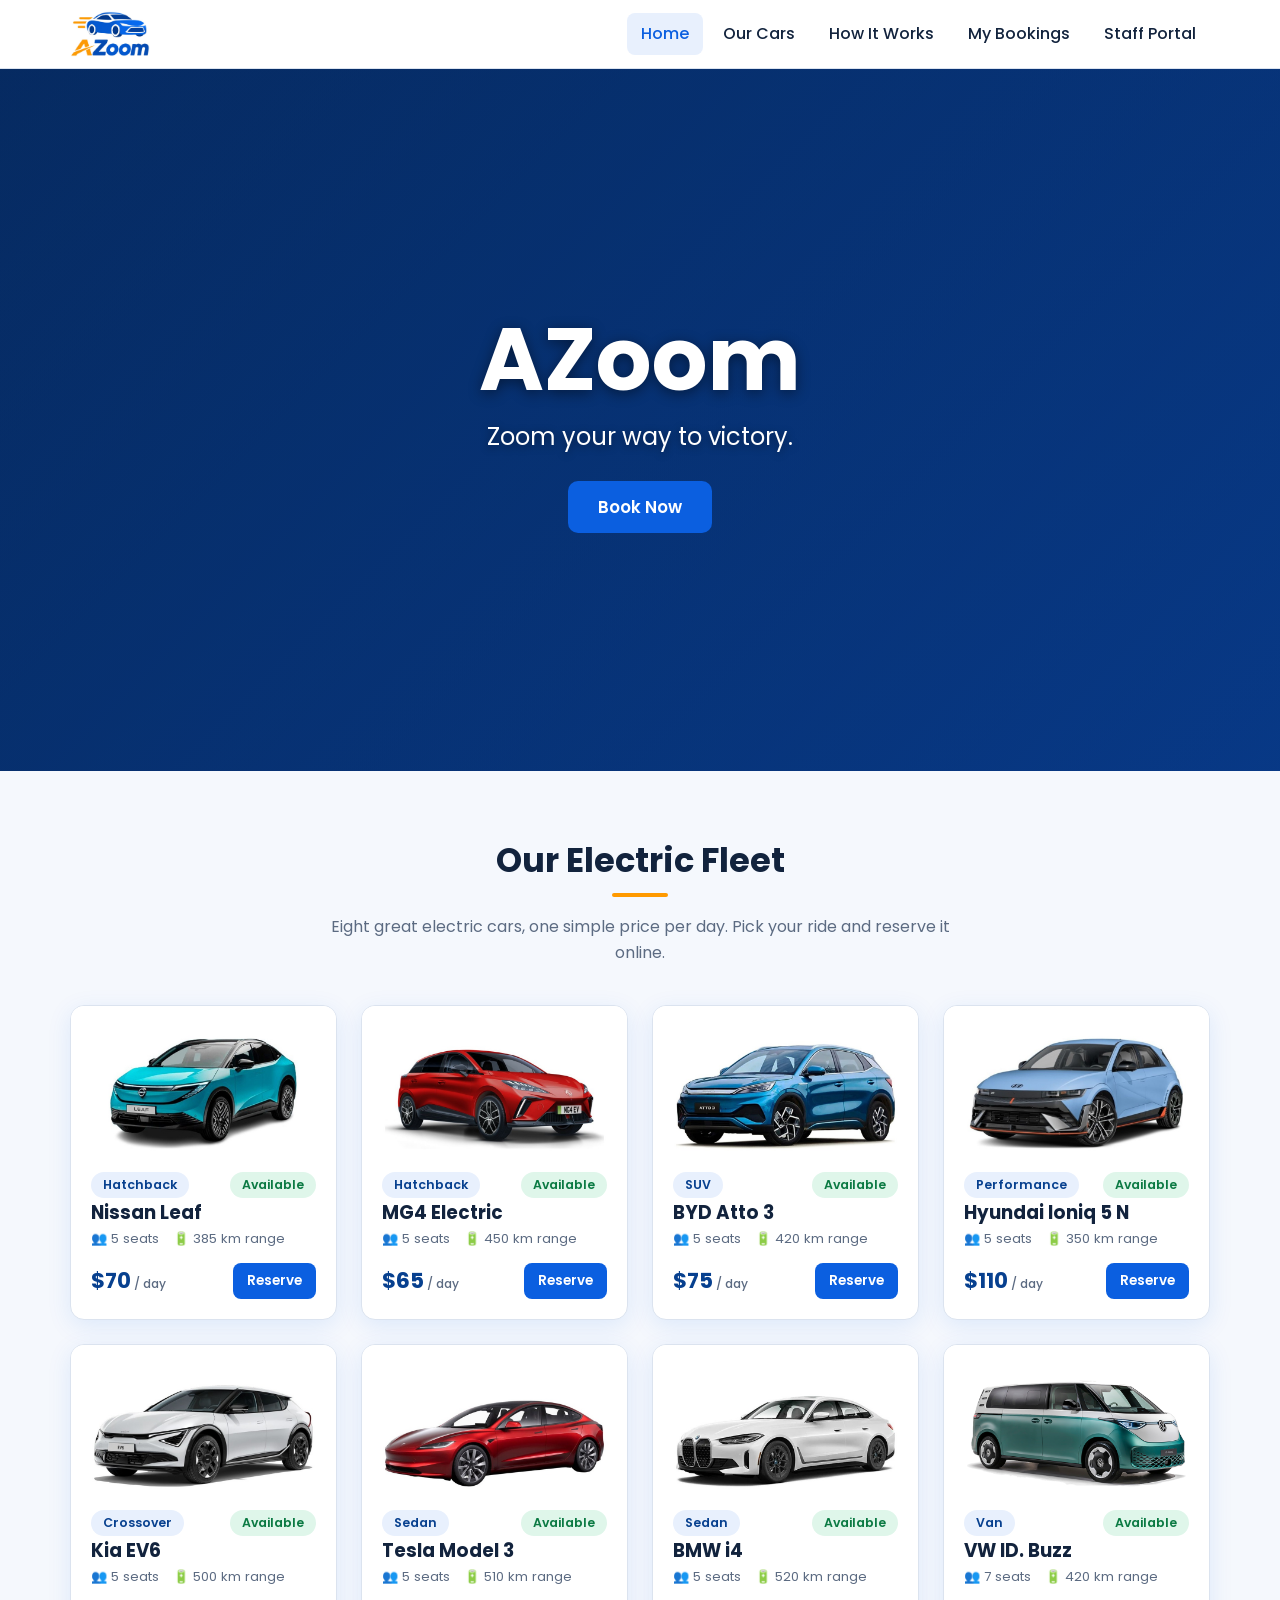
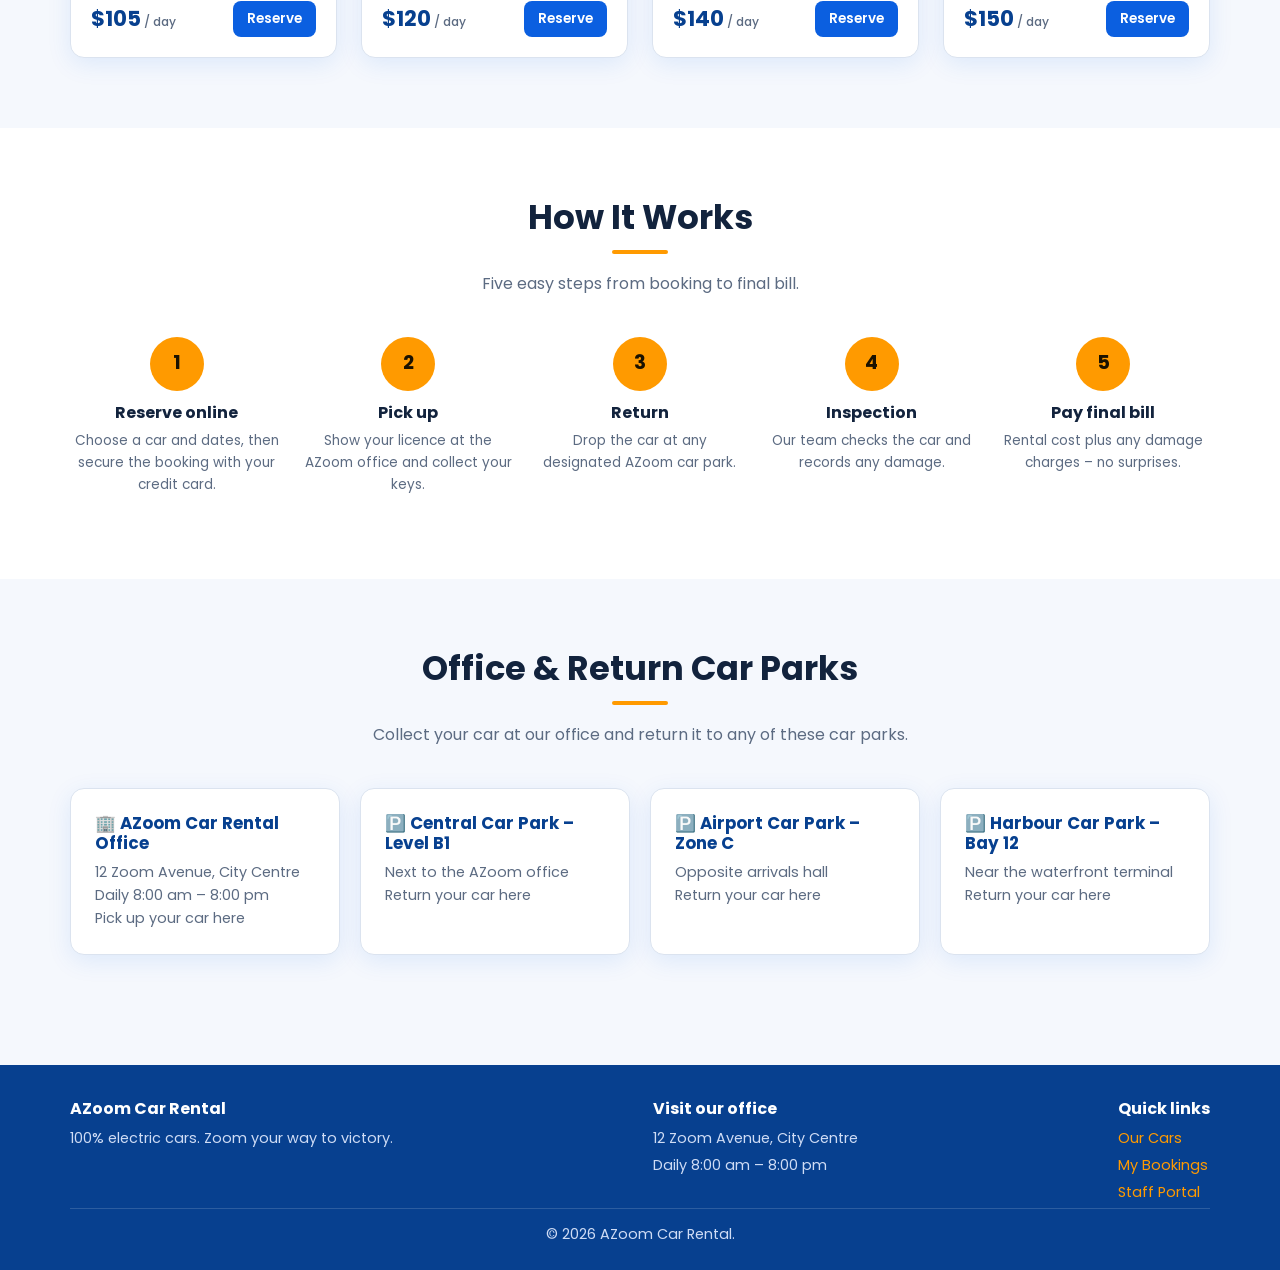
<file: index.html>
<!DOCTYPE html>
<html lang="en">
<head>
  <meta charset="UTF-8">
  <meta name="viewport" content="width=device-width, initial-scale=1">
  <title>AZoom Car Rental – Electric cars to hire</title>
  <meta name="description" content="Reserve an electric rental car online with AZoom.">
  <link rel="icon" href="img/logo.png">
  <link rel="preconnect" href="https://fonts.googleapis.com">
  <link rel="preconnect" href="https://fonts.gstatic.com" crossorigin>
  <link href="https://fonts.googleapis.com/css2?family=Poppins:wght@400;500;600;700&display=swap" rel="stylesheet">
  <link rel="stylesheet" href="css/base.css">
  <link rel="stylesheet" href="css/components.css">
  <link rel="stylesheet" href="css/pages.css">
</head><body>
  <header class="site-header">
    <nav class="container nav" aria-label="Main navigation">
      <a class="logo" href="index.html"><img src="img/logo.png" alt="AZoom Car Rental logo"></a>
      <button class="nav-toggle" id="navToggle" aria-label="Toggle menu" aria-expanded="false">&#9776;</button>
      <ul class="nav-links" id="navLinks">
        <li><a href="index.html" class="active">Home</a></li>
        <li><a href="index.html#fleet">Our Cars</a></li>
        <li><a href="index.html#how">How It Works</a></li>
        <li><a href="account.html" id="accountLink">My Bookings</a></li>
        <li><a href="staff.html">Staff Portal</a></li>
      </ul>
    </nav>
  </header>

  <main>
    <section class="hero" aria-label="Welcome">
      <div class="hero-content container">
        <h1>AZoom</h1>
        <p>Zoom your way to victory.</p>
        <a class="btn" href="#fleet">Book Now</a>
      </div>
    </section>

    <section class="section" id="fleet">
      <div class="container">
        <div class="section-head reveal">
          <h2>Our Electric Fleet</h2>
          <p>Eight great electric cars, one simple price per day. Pick your ride and reserve it online.</p>
        </div>
        <div class="fleet-grid" id="fleetGrid"></div>
      </div>
    </section>

    <section class="section" id="how" style="background:#fff">
      <div class="container">
        <div class="section-head reveal">
          <h2>How It Works</h2>
          <p>Five easy steps from booking to final bill.</p>
        </div>
        <div class="steps">
          <div class="step reveal"><div class="num">1</div><h3>Reserve online</h3><p>Choose a car and dates, then secure the booking with your credit card.</p></div>
          <div class="step reveal"><div class="num">2</div><h3>Pick up</h3><p>Show your licence at the AZoom office and collect your keys.</p></div>
          <div class="step reveal"><div class="num">3</div><h3>Return</h3><p>Drop the car at any designated AZoom car park.</p></div>
          <div class="step reveal"><div class="num">4</div><h3>Inspection</h3><p>Our team checks the car and records any damage.</p></div>
          <div class="step reveal"><div class="num">5</div><h3>Pay final bill</h3><p>Rental cost plus any damage charges – no surprises.</p></div>
        </div>
      </div>
    </section>

    <section class="section" id="locations">
      <div class="container">
        <div class="section-head reveal">
          <h2>Office &amp; Return Car Parks</h2>
          <p>Collect your car at our office and return it to any of these car parks.</p>
        </div>
        <div class="loc-grid" id="locGrid"></div>
      </div>
    </section>
  </main>

  <footer class="site-footer">
    <div class="container">
      <div class="footer-grid">
        <div>
          <h3>AZoom Car Rental</h3>
          <p>100% electric cars. Zoom your way to victory.</p>
        </div>
        <div>
          <h3>Visit our office</h3>
          <p>12 Zoom Avenue, City Centre</p>
          <p>Daily 8:00 am – 8:00 pm</p>
        </div>
        <div>
          <h3>Quick links</h3>
          <p><a href="index.html#fleet">Our Cars</a></p>
          <p><a href="account.html">My Bookings</a></p>
          <p><a href="staff.html">Staff Portal</a></p>
        </div>
      </div>
      <p class="copyright">© 2026 AZoom Car Rental.</p>
    </div>
  </footer>
  <script src="js/data.js"></script>
  <script src="js/store.js"></script>
  <script src="js/ui.js"></script>
  <script src="js/index.js"></script>
</body>
</html>
</file>
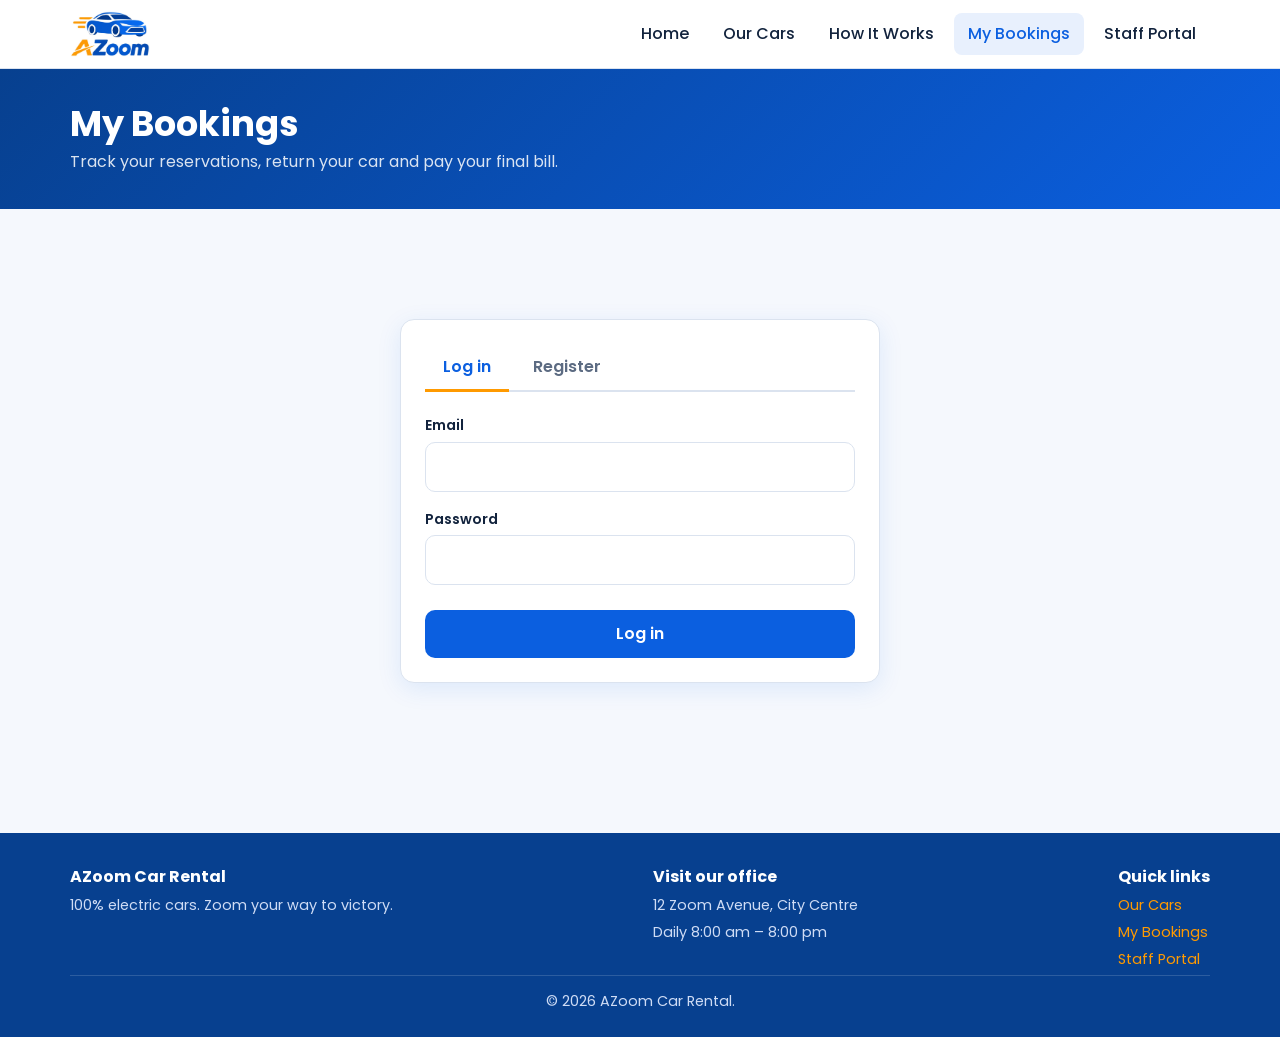
<file: account.html>
<!DOCTYPE html>
<html lang="en">
<head>
  <meta charset="UTF-8">
  <meta name="viewport" content="width=device-width, initial-scale=1">
  <title>My Bookings – AZoom Car Rental</title>
  <meta name="description" content="Manage your AZoom reservations, returns and payments.">
  <link rel="icon" href="img/logo.png">
  <link rel="preconnect" href="https://fonts.googleapis.com">
  <link rel="preconnect" href="https://fonts.gstatic.com" crossorigin>
  <link href="https://fonts.googleapis.com/css2?family=Poppins:wght@400;500;600;700&display=swap" rel="stylesheet">
  <link rel="stylesheet" href="css/base.css">
  <link rel="stylesheet" href="css/components.css">
  <link rel="stylesheet" href="css/pages.css">
</head><body>
  <header class="site-header">
    <nav class="container nav" aria-label="Main navigation">
      <a class="logo" href="index.html"><img src="img/logo.png" alt="AZoom Car Rental logo"></a>
      <button class="nav-toggle" id="navToggle" aria-label="Toggle menu" aria-expanded="false">&#9776;</button>
      <ul class="nav-links" id="navLinks">
        <li><a href="index.html">Home</a></li>
        <li><a href="index.html#fleet">Our Cars</a></li>
        <li><a href="index.html#how">How It Works</a></li>
        <li><a href="account.html" class="active" id="accountLink">My Bookings</a></li>
        <li><a href="staff.html">Staff Portal</a></li>
      </ul>
    </nav>
  </header>

  <div class="page-title"><div class="container">
    <h1>My Bookings</h1>
    <p>Track your reservations, return your car and pay your final bill.</p>
  </div></div>

  <main class="section">
    <div class="container">
      <!-- Logged out: login / register -->
      <div id="authView" class="card auth-box hidden">
        <div class="tabs" role="tablist">
          <button class="tab active" data-tab="login" role="tab">Log in</button>
          <button class="tab" data-tab="register" role="tab">Register</button>
        </div>
        <div id="authMsg"></div>

        <form id="loginForm" novalidate>
          <div class="form-grid">
            <div class="field full"><label for="lEmail">Email</label><input type="email" id="lEmail" required autocomplete="email"></div>
            <div class="field full"><label for="lPass">Password</label><input type="password" id="lPass" required autocomplete="current-password"></div>
          </div>
          <br><button class="btn btn-block" type="submit">Log in</button>
        </form>

        <form id="registerForm" class="hidden" novalidate>
          <div class="form-grid">
            <div class="field full"><label for="rName">Full name</label><input type="text" id="rName" required></div>
            <div class="field full"><label for="rEmail">Email</label><input type="email" id="rEmail" required autocomplete="email"></div>
            <div class="field"><label for="rPhone">Phone</label><input type="tel" id="rPhone" required></div>
            <div class="field"><label for="rLicence">Driving licence no.</label><input type="text" id="rLicence" required></div>
            <div class="field full"><label for="rPass">Password (min. 6 characters)</label><input type="password" id="rPass" required autocomplete="new-password"></div>
          </div>
          <br><button class="btn btn-block" type="submit">Create account</button>
        </form>
      </div>

      <!-- Logged in: bookings -->
      <div id="bookingsView" class="hidden">
        <div class="staff-bar">
          <h2 id="welcome" style="margin:0"></h2>
          <div>
            <a class="btn btn-orange btn-sm" href="index.html#fleet">+ New reservation</a>
            <button class="btn btn-outline btn-sm" id="logoutBtn">Log out</button>
          </div>
        </div>
        <div class="booking-list" id="bookingList"></div>
      </div>
    </div>
  </main>

  <footer class="site-footer">
    <div class="container">
      <div class="footer-grid">
        <div>
          <h3>AZoom Car Rental</h3>
          <p>100% electric cars. Zoom your way to victory.</p>
        </div>
        <div>
          <h3>Visit our office</h3>
          <p>12 Zoom Avenue, City Centre</p>
          <p>Daily 8:00 am – 8:00 pm</p>
        </div>
        <div>
          <h3>Quick links</h3>
          <p><a href="index.html#fleet">Our Cars</a></p>
          <p><a href="account.html">My Bookings</a></p>
          <p><a href="staff.html">Staff Portal</a></p>
        </div>
      </div>
      <p class="copyright">© 2026 AZoom Car Rental.</p>
    </div>
  </footer>
  <script src="js/data.js"></script>
  <script src="js/store.js"></script>
  <script src="js/ui.js"></script>
  <script src="js/account.js"></script>
</body>
</html>
</file>
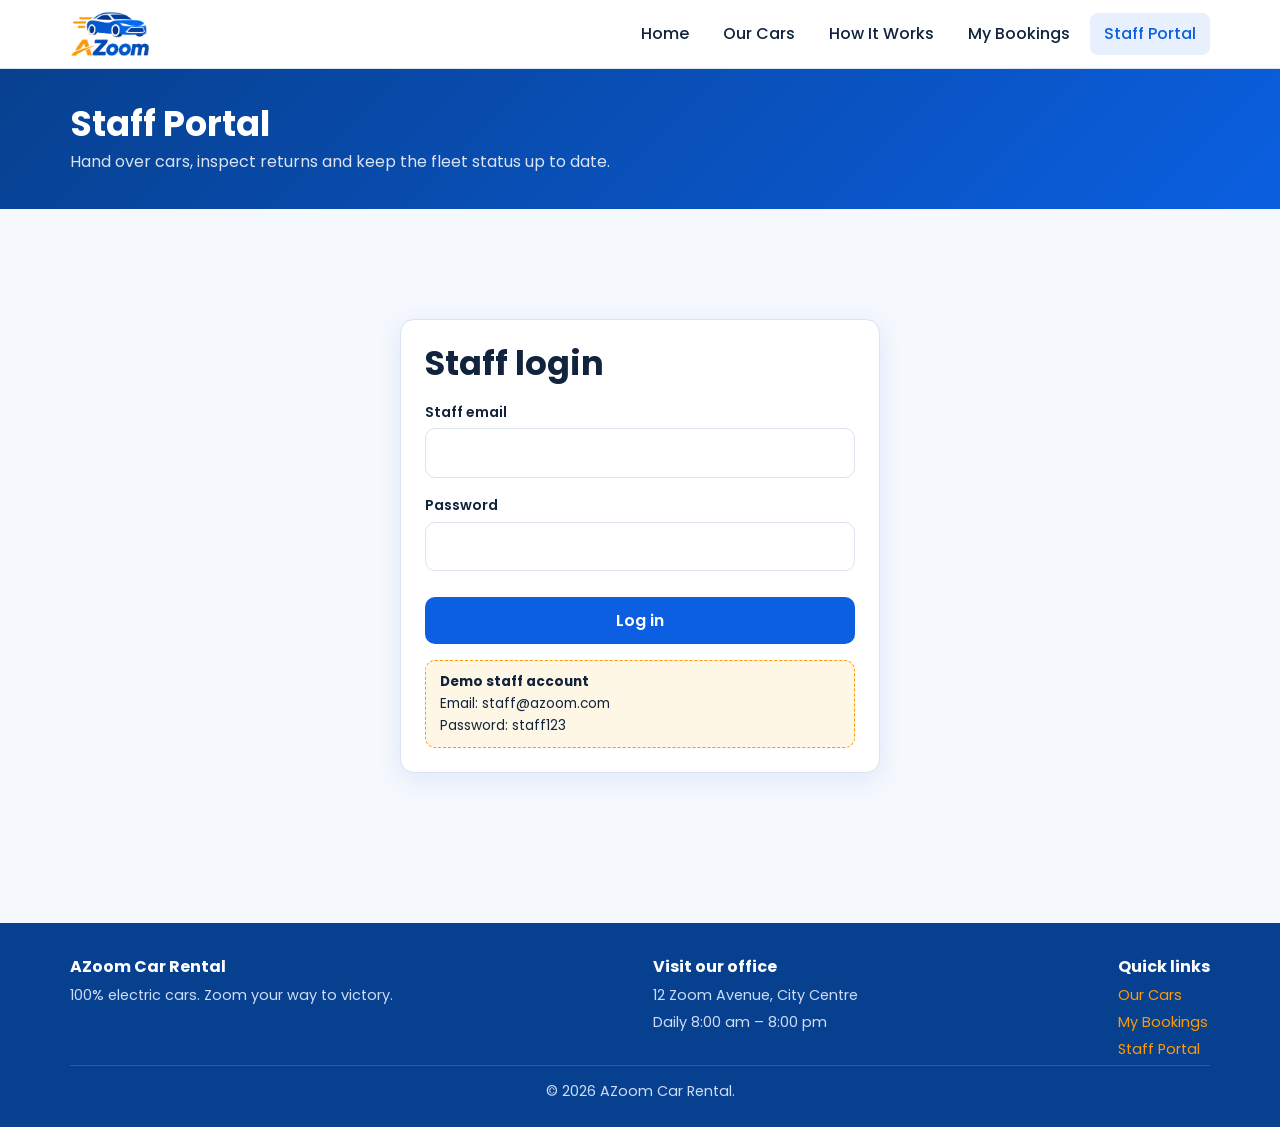
<file: staff.html>
<!DOCTYPE html>
<html lang="en">
<head>
  <meta charset="UTF-8">
  <meta name="viewport" content="width=device-width, initial-scale=1">
  <title>Staff Portal – AZoom Car Rental</title>
  <meta name="description" content="AZoom staff portal: hand over, inspect and manage rental cars.">
  <link rel="icon" href="img/logo.png">
  <link rel="preconnect" href="https://fonts.googleapis.com">
  <link rel="preconnect" href="https://fonts.gstatic.com" crossorigin>
  <link href="https://fonts.googleapis.com/css2?family=Poppins:wght@400;500;600;700&display=swap" rel="stylesheet">
  <link rel="stylesheet" href="css/base.css">
  <link rel="stylesheet" href="css/components.css">
  <link rel="stylesheet" href="css/pages.css">
</head><body>
  <header class="site-header">
    <nav class="container nav" aria-label="Main navigation">
      <a class="logo" href="index.html"><img src="img/logo.png" alt="AZoom Car Rental logo"></a>
      <button class="nav-toggle" id="navToggle" aria-label="Toggle menu" aria-expanded="false">&#9776;</button>
      <ul class="nav-links" id="navLinks">
        <li><a href="index.html">Home</a></li>
        <li><a href="index.html#fleet">Our Cars</a></li>
        <li><a href="index.html#how">How It Works</a></li>
        <li><a href="account.html" id="accountLink">My Bookings</a></li>
        <li><a href="staff.html" class="active">Staff Portal</a></li>
      </ul>
    </nav>
  </header>

  <div class="page-title"><div class="container">
    <h1>Staff Portal</h1>
    <p>Hand over cars, inspect returns and keep the fleet status up to date.</p>
  </div></div>

  <main class="section">
    <div class="container">
      <div id="staffLogin" class="card auth-box hidden">
        <h2>Staff login</h2>
        <div id="staffMsg"></div>
        <form id="staffForm" novalidate>
          <div class="form-grid">
            <div class="field full"><label for="sEmail">Staff email</label><input type="email" id="sEmail" required></div>
            <div class="field full"><label for="sPass">Password</label><input type="password" id="sPass" required></div>
          </div>
          <br><button class="btn btn-block" type="submit">Log in</button>
        </form>
        <div class="demo-note"><b>Demo staff account</b><br>Email: staff@azoom.com<br>Password: staff123</div>
      </div>

      <div id="staffView" class="hidden">
        <div class="staff-bar">
          <h2 style="margin:0">Welcome, <span id="staffName"></span></h2>
          <button class="btn btn-outline btn-sm" id="staffLogout">Log out</button>
        </div>

        <div class="stats" id="stats"></div>

        <div class="card" style="margin-bottom:26px">
          <h2>Bookings</h2>
          <div class="tabs" id="bookingTabs">
            <button class="tab active" data-filter="action">Needs action</button>
            <button class="tab" data-filter="all">All bookings</button>
          </div>
          <div class="table-wrap"><table>
            <thead><tr><th>Booking</th><th>Customer</th><th>Car</th><th>Dates</th><th>Status</th><th>Action</th></tr></thead>
            <tbody id="bookingRows"></tbody>
          </table></div>
        </div>

        <div class="card">
          <h2>Fleet status</h2>
          <div class="table-wrap"><table>
            <thead><tr><th>Car</th><th>Type</th><th>Rate / day</th><th>Status</th><th>Action</th></tr></thead>
            <tbody id="fleetRows"></tbody>
          </table></div>
        </div>
      </div>
    </div>
  </main>

  <!-- Handover dialog -->
  <dialog id="handoverDialog"><form method="dialog" class="dialog-body" id="handoverForm">
    <h2>Hand over car</h2>
    <p id="handoverInfo" class="muted"></p>
    <div class="field"><label><input type="checkbox" id="idChecked"> I have checked the customer's driving licence and ID</label></div>
    <div class="field" style="margin-top:8px"><label><input type="checkbox" id="carChecked"> The car is charged and the keys are handed over</label></div>
    <div class="dialog-actions">
      <button type="button" class="btn btn-outline" data-close>Cancel</button>
      <button type="submit" class="btn">Confirm hand over</button>
    </div>
  </form></dialog>

  <!-- Inspection dialog -->
  <dialog id="inspectDialog"><form method="dialog" class="dialog-body" id="inspectForm">
    <h2>Inspect returned car</h2>
    <p id="inspectInfo" class="muted"></p>
    <p><b>Tick any damage found:</b></p>
    <div class="damage-list" id="damageList"></div>
    <div class="form-grid" style="margin-top:14px">
      <div class="field"><label for="otherFee">Other damage charge ($)</label><input type="number" id="otherFee" min="0" step="1" value="0"></div>
      <div class="field"><label for="notes">Inspection notes</label><input type="text" id="notes" placeholder="e.g. No damage found"></div>
    </div>
    <p style="margin-top:14px">Damage total: <b id="damageTotal">$0.00</b></p>
    <div class="dialog-actions">
      <button type="button" class="btn btn-outline" data-close>Cancel</button>
      <button type="submit" class="btn">Save inspection &amp; send bill</button>
    </div>
  </form></dialog>

  <footer class="site-footer">
    <div class="container">
      <div class="footer-grid">
        <div>
          <h3>AZoom Car Rental</h3>
          <p>100% electric cars. Zoom your way to victory.</p>
        </div>
        <div>
          <h3>Visit our office</h3>
          <p>12 Zoom Avenue, City Centre</p>
          <p>Daily 8:00 am – 8:00 pm</p>
        </div>
        <div>
          <h3>Quick links</h3>
          <p><a href="index.html#fleet">Our Cars</a></p>
          <p><a href="account.html">My Bookings</a></p>
          <p><a href="staff.html">Staff Portal</a></p>
        </div>
      </div>
      <p class="copyright">© 2026 AZoom Car Rental.</p>
    </div>
  </footer>
  <script src="js/data.js"></script>
  <script src="js/store.js"></script>
  <script src="js/ui.js"></script>
  <script src="js/staff.js"></script>
</body>
</html>
</file>
<file: css/base.css>
/* ===== AZoom base: theme tokens, reset, typography, layout ===== */
:root {
  /* Palette taken from the AZoom logo: blue + orange on white */
  --blue: #0b5fe0;
  --blue-dark: #07408f;
  --blue-light: #e8f0fd;
  --orange: #ff9a00;
  --orange-dark: #e08600;
  --ink: #12233d;
  --muted: #5c6b82;
  --line: #dbe3ef;
  --bg: #f5f8fd;
  --white: #ffffff;
  --green: #12a05c;
  --red: #d93a3a;
  --radius: 14px;
  --shadow: 0 6px 24px rgba(11, 95, 224, 0.10);
  --shadow-lg: 0 14px 40px rgba(7, 64, 143, 0.18);
  --font: "Poppins", system-ui, -apple-system, "Segoe UI", Roboto, sans-serif;
}

*, *::before, *::after { box-sizing: border-box; }
html { scroll-behavior: smooth; }
body {
  margin: 0;
  font-family: var(--font);
  color: var(--ink);
  background: var(--bg);
  line-height: 1.6;
  display: flex;
  flex-direction: column;
  min-height: 100vh;
}
main { flex: 1; }
img { max-width: 100%; display: block; }
a { color: var(--blue); text-decoration: none; }
a:hover { color: var(--blue-dark); }
h1, h2, h3 { line-height: 1.2; margin: 0 0 .5em; }
h2 { font-size: clamp(1.6rem, 3vw, 2.1rem); }
p { margin: 0 0 1em; }

.container { width: min(1140px, 92%); margin-inline: auto; }
.section { padding: 70px 0; }
.section-head { text-align: center; max-width: 620px; margin: 0 auto 40px; }
.section-head p { color: var(--muted); }
.section-head h2::after {
  content: ""; display: block; width: 56px; height: 4px; margin: 12px auto 0;
  background: var(--orange); border-radius: 4px;
}
.muted { color: var(--muted); }
.hidden { display: none !important; }
.sr-only { position: absolute; width: 1px; height: 1px; overflow: hidden; clip: rect(0 0 0 0); }
</file>
<file: css/components.css>
/* ===== AZoom reusable components ===== */

/* --- Header / navigation --- */
.site-header {
  position: sticky; top: 0; z-index: 50;
  background: var(--white); border-bottom: 1px solid var(--line);
}
.nav { display: flex; align-items: center; justify-content: space-between; height: 68px; }
.nav .logo img { height: 46px; width: auto; }
.nav-links { display: flex; align-items: center; gap: 6px; list-style: none; margin: 0; padding: 0; }
.nav-links a {
  display: block; padding: 8px 14px; border-radius: 8px;
  color: var(--ink); font-weight: 500; transition: background .2s, color .2s;
}
.nav-links a:hover, .nav-links a.active { background: var(--blue-light); color: var(--blue); }
.nav-toggle {
  display: none; background: none; border: 0; font-size: 1.7rem; color: var(--blue-dark); cursor: pointer;
}

/* --- Buttons --- */
.btn {
  display: inline-block; padding: 11px 22px; border: 0; border-radius: 10px;
  font: inherit; font-weight: 600; cursor: pointer; text-align: center;
  background: var(--blue); color: #fff;
  transition: transform .2s, box-shadow .2s, background .2s;
}
.btn:hover { background: var(--blue-dark); color: #fff; transform: translateY(-2px); box-shadow: var(--shadow); }
.btn:disabled { background: #b8c4d8; cursor: not-allowed; transform: none; box-shadow: none; }
.btn-orange { background: var(--orange); color: #1b1200; }
.btn-orange:hover { background: var(--orange-dark); color: #1b1200; }
.btn-outline { background: transparent; color: var(--blue); border: 2px solid var(--blue); }
.btn-outline:hover { background: var(--blue-light); color: var(--blue-dark); }
.btn-danger { background: var(--red); }
.btn-danger:hover { background: #b52c2c; }
.btn-sm { padding: 7px 14px; font-size: .85rem; border-radius: 8px; }
.btn-block { width: 100%; }

/* --- Cards & badges --- */
.card {
  background: var(--white); border: 1px solid var(--line); border-radius: var(--radius);
  box-shadow: var(--shadow); padding: 24px;
}
.badge {
  display: inline-block; padding: 3px 12px; border-radius: 999px;
  font-size: .78rem; font-weight: 600; background: var(--blue-light); color: var(--blue-dark);
}
.badge.available, .badge.completed, .badge.paid { background: #dff6ea; color: #0b7a43; }
.badge.reserved { background: #fff1d6; color: #9a5d00; }
.badge.rented { background: #dbe8ff; color: var(--blue-dark); }
.badge.awaiting-inspection, .badge.returned { background: #efe3ff; color: #6a2db5; }
.badge.inspected { background: #ffe9d2; color: #a14d00; }
.badge.maintenance, .badge.cancelled { background: #fde0e0; color: #a82424; }

/* --- Forms --- */
.form-grid { display: grid; grid-template-columns: 1fr 1fr; gap: 16px; }
.form-grid .full { grid-column: 1 / -1; }
.field { display: flex; flex-direction: column; gap: 5px; }
.field label { font-weight: 600; font-size: .88rem; }
.field input, .field select, .field textarea {
  padding: 11px 13px; border: 1.5px solid var(--line); border-radius: 10px;
  font: inherit; background: #fff; color: var(--ink);
  transition: border-color .2s, box-shadow .2s;
}
.field input:focus, .field select:focus, .field textarea:focus {
  outline: none; border-color: var(--blue); box-shadow: 0 0 0 3px rgba(11, 95, 224, .15);
}
.field .error { color: var(--red); font-size: .8rem; min-height: 1em; }
.form-msg { padding: 10px 14px; border-radius: 10px; margin-bottom: 14px; font-size: .9rem; }
.form-msg.error { background: #fde0e0; color: #a82424; }
.form-msg.info { background: var(--blue-light); color: var(--blue-dark); }

/* --- Tabs --- */
.tabs { display: flex; gap: 6px; border-bottom: 2px solid var(--line); margin-bottom: 22px; flex-wrap: wrap; }
.tab {
  background: none; border: 0; padding: 10px 18px; font: inherit; font-weight: 600;
  color: var(--muted); cursor: pointer; border-bottom: 3px solid transparent; margin-bottom: -2px;
}
.tab.active { color: var(--blue); border-bottom-color: var(--orange); }

/* --- Tables --- */
.table-wrap { overflow-x: auto; }
table { width: 100%; border-collapse: collapse; font-size: .9rem; }
th, td { padding: 12px 14px; text-align: left; border-bottom: 1px solid var(--line); vertical-align: middle; }
th { background: var(--blue-light); color: var(--blue-dark); font-size: .8rem; text-transform: uppercase; letter-spacing: .04em; }
tr:hover td { background: #fafcff; }

/* --- Progress stepper (booking lifecycle) --- */
.stepper { display: flex; margin: 18px 0 6px; padding: 0; list-style: none; }
.stepper li {
  flex: 1; text-align: center; font-size: .72rem; color: var(--muted); position: relative; padding-top: 28px;
}
.stepper li::before {
  content: ""; position: absolute; top: 6px; left: 50%; width: 16px; height: 16px; margin-left: -8px;
  border-radius: 50%; background: var(--line); border: 3px solid #fff; box-shadow: 0 0 0 1px var(--line); z-index: 1;
}
.stepper li::after {
  content: ""; position: absolute; top: 13px; left: -50%; width: 100%; height: 3px; background: var(--line);
}
.stepper li:first-child::after { display: none; }
.stepper li.done { color: var(--ink); font-weight: 600; }
.stepper li.done::before, .stepper li.done::after { background: var(--blue); box-shadow: 0 0 0 1px var(--blue); }
.stepper li.current::before { background: var(--orange); box-shadow: 0 0 0 1px var(--orange); animation: pulse 1.6s infinite; }

/* --- Dialog --- */
dialog { border: 0; border-radius: var(--radius); padding: 0; width: min(560px, 94%); box-shadow: var(--shadow-lg); }
dialog::backdrop { background: rgba(7, 30, 70, .55); }
.dialog-body { padding: 26px; }
.dialog-actions { display: flex; justify-content: flex-end; gap: 10px; margin-top: 18px; }

/* --- Toast --- */
.toast {
  position: fixed; right: 20px; bottom: 20px; z-index: 100; max-width: 340px;
  background: var(--blue-dark); color: #fff; padding: 14px 20px; border-radius: 12px;
  box-shadow: var(--shadow-lg); animation: slideIn .35s ease;
}
.toast.error { background: var(--red); }

/* --- Footer --- */
.site-footer { background: var(--blue-dark); color: #cfdcf5; padding: 34px 0 20px; margin-top: 40px; }
.footer-grid { display: flex; justify-content: space-between; flex-wrap: wrap; gap: 24px; }
.site-footer h3 { color: #fff; font-size: 1rem; }
.site-footer a { color: var(--orange); }
.site-footer p { margin: 0 0 4px; font-size: .9rem; }
.copyright { border-top: 1px solid rgba(255,255,255,.15); margin-top: 22px; padding-top: 14px; text-align: center; font-size: .85rem; }

/* --- Animations --- */
@keyframes fadeUp { from { opacity: 0; transform: translateY(24px); } to { opacity: 1; transform: none; } }
@keyframes slideIn { from { opacity: 0; transform: translateX(30px); } to { opacity: 1; transform: none; } }
@keyframes pulse { 0%,100% { box-shadow: 0 0 0 1px var(--orange), 0 0 0 0 rgba(255,154,0,.5); } 50% { box-shadow: 0 0 0 1px var(--orange), 0 0 0 8px rgba(255,154,0,0); } }
.reveal { opacity: 0; transform: translateY(26px); transition: opacity .6s ease, transform .6s ease; }
.reveal.visible { opacity: 1; transform: none; }
@media (prefers-reduced-motion: reduce) {
  * { animation: none !important; transition: none !important; }
  .reveal { opacity: 1; transform: none; }
}

/* --- Small layout fixes --- */
.field { min-width: 0; }
.field input, .field select, .field textarea { width: 100%; min-width: 0; }
.field input[type="checkbox"] { width: auto; }
</file>
<file: css/pages.css>
/* ===== AZoom page-specific layouts ===== */

/* --- Hero --- */
.hero {
  min-height: 78vh; display: grid; place-items: center; text-align: center; color: #fff;
  background:
    linear-gradient(rgba(5, 25, 60, .55), rgba(5, 25, 60, .55)),
    url("https://static.vecteezy.com/system/resources/previews/054/880/216/non_2x/diverse-lineup-of-luxury-sedans-suvs-and-other-automobiles-parked-in-a-row-in-an-outdoor-parking-lot-with-a-vibrant-sunset-sky-in-the-background-free-photo.jpeg")
    center / cover no-repeat,
    linear-gradient(135deg, var(--blue-dark), var(--blue));
}
.hero-content { padding: 40px 0; animation: fadeUp .9s ease both; }
.hero h1 { font-size: clamp(3rem, 9vw, 5.5rem); font-weight: 700; margin: 0; text-shadow: 0 3px 14px rgba(0,0,0,.45); }
.hero p { font-size: clamp(1.1rem, 2.5vw, 1.5rem); margin: 6px 0 24px; text-shadow: 0 2px 8px rgba(0,0,0,.45); }
.hero .btn { padding: 13px 30px; font-size: 1.05rem; }

/* --- How it works --- */
.steps { display: grid; grid-template-columns: repeat(5, 1fr); gap: 18px; }
.step { text-align: center; }
.step .num {
  width: 54px; height: 54px; margin: 0 auto 12px; border-radius: 50%;
  display: grid; place-items: center; font-weight: 700; font-size: 1.2rem;
  background: var(--orange); color: #1b1200; transition: transform .3s;
}
.step:hover .num { transform: scale(1.15) rotate(-6deg); }
.step h3 { font-size: 1rem; }
.step p { font-size: .85rem; color: var(--muted); }

/* --- Fleet --- */
.fleet-grid { display: grid; grid-template-columns: repeat(auto-fill, minmax(255px, 1fr)); gap: 24px; }
.car-card {
  background: var(--white); border: 1px solid var(--line); border-radius: var(--radius);
  overflow: hidden; box-shadow: var(--shadow); display: flex; flex-direction: column;
  transition: transform .3s, box-shadow .3s;
}
.car-card:hover { transform: translateY(-6px); box-shadow: var(--shadow-lg); }
.car-img { background: #fff; padding: 14px; aspect-ratio: 16 / 10; display: grid; place-items: center; }
.car-img img { max-height: 100%; width: 100%; object-fit: contain; transition: transform .4s; }
.car-card:hover .car-img img { transform: scale(1.06); }
.car-body { padding: 0 20px 20px; display: flex; flex-direction: column; flex: 1; }
.car-top { display: flex; justify-content: space-between; align-items: center; margin-bottom: 4px; }
.car-body h3 { margin: 0 0 4px; font-size: 1.15rem; }
.car-specs { display: flex; gap: 14px; font-size: .82rem; color: var(--muted); margin-bottom: 14px; flex-wrap: wrap; }
.car-foot { margin-top: auto; display: flex; justify-content: space-between; align-items: center; }
.price { font-size: 1.35rem; font-weight: 700; color: var(--blue-dark); }
.price small { font-size: .75rem; color: var(--muted); font-weight: 500; }

/* --- Locations --- */
.loc-grid { display: grid; grid-template-columns: repeat(auto-fit, minmax(240px, 1fr)); gap: 20px; }
.loc-card h3 { font-size: 1.05rem; color: var(--blue-dark); }
.loc-card p { margin: 0; font-size: .9rem; color: var(--muted); }

/* --- Page title strip (inner pages) --- */
.page-title { background: linear-gradient(135deg, var(--blue-dark), var(--blue)); color: #fff; padding: 34px 0; }
.page-title h1 { margin: 0; font-size: clamp(1.6rem, 4vw, 2.2rem); }
.page-title p { margin: 4px 0 0; opacity: .85; }

/* --- Reserve page --- */
.reserve-layout { display: grid; grid-template-columns: 1.4fr 1fr; gap: 28px; align-items: start; }
.summary { position: sticky; top: 90px; }
.summary img { margin: 0 auto 10px; max-height: 150px; object-fit: contain; }
.summary-row { display: flex; justify-content: space-between; gap: 16px; padding: 8px 0; border-bottom: 1px dashed var(--line); font-size: .92rem; }
.summary-row.total { font-weight: 700; font-size: 1.15rem; color: var(--blue-dark); border-bottom: 0; }
.card-visual {
  background: linear-gradient(135deg, var(--blue-dark), var(--blue)); color: #fff;
  border-radius: 12px; padding: 16px 20px; margin-bottom: 16px; font-family: monospace;
}
.card-visual .num { font-size: 1.2rem; letter-spacing: .14em; margin: 8px 0; }

/* --- Auth box --- */
.auth-box { max-width: 480px; margin: 40px auto; }
.demo-note { background: #fff7e6; border: 1px dashed var(--orange); border-radius: 10px; padding: 10px 14px; font-size: .85rem; margin-top: 16px; }

/* --- Booking cards (customer) --- */
.booking-list { display: grid; gap: 20px; }
.booking { display: grid; grid-template-columns: 170px 1fr; gap: 20px; }
.booking img { object-fit: contain; align-self: center; }
.booking-head { display: flex; justify-content: space-between; flex-wrap: wrap; gap: 8px; align-items: center; }
.booking-head h3 { margin: 0; }
.booking-meta { display: grid; grid-template-columns: repeat(auto-fit, minmax(150px, 1fr)); gap: 6px 18px; font-size: .88rem; color: var(--muted); margin: 8px 0; }
.booking-meta b { color: var(--ink); }
.booking-actions { margin-top: 12px; display: flex; gap: 10px; flex-wrap: wrap; align-items: end; }
.bill { min-width: min(100%, 340px); background: var(--bg); border: 1px solid var(--line); border-radius: 10px; padding: 12px 16px; margin-top: 10px; font-size: .9rem; max-width: 420px; }
.bill .summary-row:last-child { border-bottom: 0; }
.empty { text-align: center; padding: 50px 20px; color: var(--muted); }

/* --- Staff dashboard --- */
.stats { display: grid; grid-template-columns: repeat(auto-fit, minmax(160px, 1fr)); gap: 16px; margin-bottom: 26px; }
.stat { text-align: center; padding: 18px 10px; border-top: 4px solid var(--orange); }
.stat b { display: block; font-size: 2rem; color: var(--blue-dark); line-height: 1.1; }
.stat span { font-size: .82rem; color: var(--muted); }
.staff-bar { display: flex; justify-content: space-between; align-items: center; flex-wrap: wrap; gap: 10px; margin-bottom: 20px; }
.damage-list { display: grid; gap: 6px; max-height: 240px; overflow-y: auto; padding: 4px; }
.damage-list label { display: flex; justify-content: space-between; gap: 10px; padding: 8px 12px; border: 1px solid var(--line); border-radius: 8px; cursor: pointer; font-size: .9rem; }
.damage-list label:hover { background: var(--blue-light); }
.row-actions { display: flex; gap: 6px; flex-wrap: wrap; }

/* --- Responsive --- */
@media (max-width: 900px) {
  .steps { grid-template-columns: repeat(2, 1fr); }
  .reserve-layout { grid-template-columns: 1fr; }
  .summary { position: static; }
}
@media (max-width: 720px) {
  .nav-toggle { display: block; }
  .nav-links {
    display: none; position: absolute; top: 68px; left: 0; right: 0; flex-direction: column; align-items: stretch;
    background: #fff; padding: 10px 4%; border-bottom: 1px solid var(--line); box-shadow: var(--shadow);
  }
  .nav-links.open { display: flex; }
  .form-grid { grid-template-columns: 1fr; }
  .booking { grid-template-columns: 1fr; }
  .booking img { max-height: 120px; margin: 0 auto; }
  .stepper li { font-size: .62rem; }
  .section { padding: 48px 0; }
}
</file>
